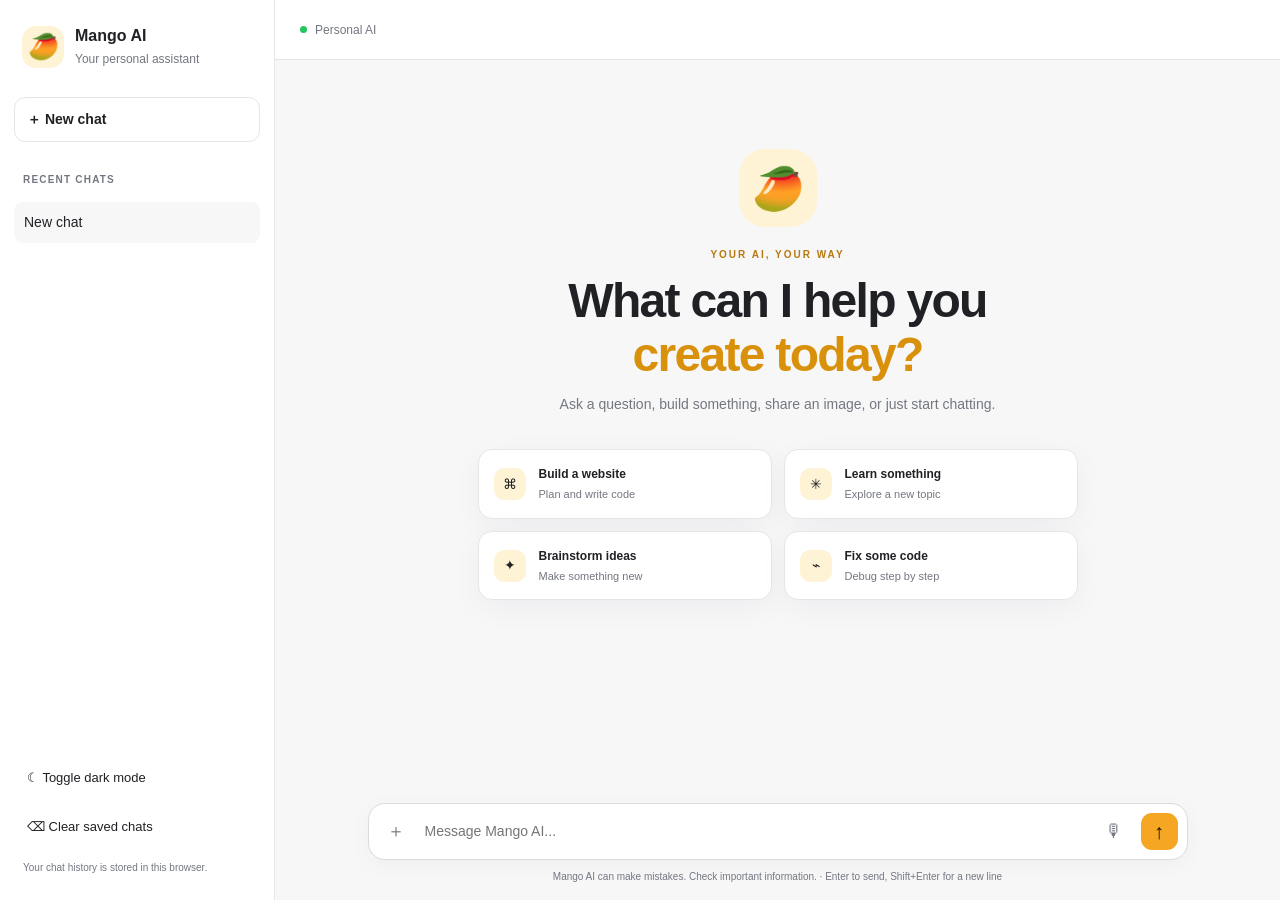
<file: index.html>
<!doctype html>
<html lang="en">
<head>
<meta charset="utf-8">
<meta name="viewport" content="width=device-width,initial-scale=1">
<meta name="theme-color" content="#f5a623">
<title>Mango AI — Your personal assistant</title>
<style>
:root{color-scheme:light;--bg:#f7f7f8;--panel:#fff;--text:#202124;--muted:#747781;--line:#e5e6e9;--accent:#f5a623;--soft:#fff3d6;--shadow:0 8px 30px #2021240b}
*{box-sizing:border-box}body{margin:0;background:var(--bg);color:var(--text);font:14px/1.5 Inter,-apple-system,BlinkMacSystemFont,"Segoe UI",sans-serif}button,textarea{font:inherit}button{cursor:pointer}button:focus-visible,textarea:focus-visible{outline:3px solid #f5a62366;outline-offset:2px}.app{height:100dvh;display:flex;overflow:hidden}.sidebar{width:275px;flex-shrink:0;background:var(--panel);border-right:1px solid var(--line);padding:18px 14px;display:flex;flex-direction:column;gap:10px}.brand{display:flex;align-items:center;gap:11px;padding:6px 8px 18px}.logo{width:42px;height:42px;display:grid;place-items:center;border-radius:14px;background:var(--soft);font-size:25px}.brand strong{display:block;font-size:16px}.brand small{color:var(--muted);font-size:12px}.new-chat,.side-action{width:100%;text-align:left;border:1px solid var(--line);background:var(--panel);color:var(--text);border-radius:11px;padding:11px 12px}.new-chat{font-weight:650}.new-chat:hover,.side-action:hover,.suggestion:hover{border-color:#efb94f}.side-label{font-size:10px;letter-spacing:1.2px;font-weight:800;color:var(--muted);padding:20px 9px 5px}.chat-list{overflow:auto;flex:1}.chat-item{display:block;width:100%;padding:10px;border:0;border-radius:9px;background:transparent;color:var(--text);text-align:left;white-space:nowrap;overflow:hidden;text-overflow:ellipsis}.chat-item.active,.chat-item:hover{background:var(--bg)}.sidebar-bottom{display:grid;gap:5px}.side-action{border-color:transparent;background:transparent;font-size:13px}.privacy-note{font-size:10px;color:var(--muted);padding:7px 9px}.main{flex:1;min-width:0;display:flex;flex-direction:column}.topbar{height:60px;border-bottom:1px solid var(--line);background:var(--panel);display:flex;align-items:center;justify-content:space-between;padding:0 25px}.mobile-menu,.mobile-brand{display:none}.top-status{font-size:12px;color:var(--muted);display:flex;gap:8px;align-items:center}.status-dot{width:7px;height:7px;background:#22c55e;border-radius:50%}.conversation{flex:1;overflow:auto;padding:26px 20px}.welcome{max-width:720px;margin:7vh auto 0;text-align:center}.welcome-mark{font-size:42px;width:78px;height:78px;border-radius:26px;background:var(--soft);display:grid;place-items:center;margin:0 auto 20px}.eyebrow{font-size:10px;letter-spacing:2px;font-weight:800;color:#b77910}.welcome h1{font-size:clamp(30px,4vw,48px);line-height:1.13;letter-spacing:-1.7px;margin:12px 0}.welcome h1 span{color:#d9900a}.welcome-copy{color:var(--muted);font-size:14px;max-width:460px;margin:0 auto}.suggestions{display:grid;grid-template-columns:repeat(2,minmax(0,1fr));gap:12px;margin:34px auto 0;max-width:600px;text-align:left}.suggestion{display:grid;grid-template-columns:35px 1fr;grid-template-rows:auto auto;gap:3px 10px;align-items:center;text-align:left;padding:15px;border:1px solid var(--line);border-radius:14px;background:var(--panel);color:var(--text);box-shadow:var(--shadow)}.suggestion>span{grid-row:span 2;width:32px;height:32px;display:grid;place-items:center;border-radius:10px;background:var(--soft)}.suggestion b{font-size:12px}.suggestion small{font-size:11px;color:var(--muted)}.messages{max-width:820px;margin:0 auto;display:grid;gap:23px}.message{display:flex;gap:12px;align-items:flex-start;line-height:1.7;font-size:14px}.avatar{width:32px;height:32px;flex-shrink:0;border-radius:11px;background:var(--soft);display:grid;place-items:center}.message.user .avatar{background:#e8edf6}.message-body{min-width:0;flex:1;padding-top:3px;overflow-wrap:anywhere}.message-role{font-size:11px;color:var(--muted);font-weight:750;margin-bottom:5px}.message-body p{margin:0 0 10px}.message-body pre{background:#171923;color:#f6f6f7;padding:14px;border-radius:10px;overflow:auto;font-size:12px}.message-body code{font-family:ui-monospace,SFMono-Regular,Menlo,monospace}.message-body :not(pre)>code{background:var(--bg);padding:2px 5px;border-radius:5px}.message-body img{max-width:min(100%,440px);max-height:280px;object-fit:contain;border-radius:12px;display:block;margin-bottom:8px}.typing{color:var(--muted)}.composer-area{padding:12px 20px 16px;background:var(--bg)}.image-preview{max-width:820px;margin:0 auto 8px}.image-preview img{max-height:100px;max-width:150px;border-radius:10px;border:1px solid var(--line)}.remove-image{margin-left:8px;border:0;border-radius:8px;padding:6px 9px;background:var(--panel);color:var(--text)}.composer{max-width:820px;margin:0 auto;display:flex;align-items:flex-end;gap:8px;border:1px solid #d9dbe0;border-radius:17px;padding:9px;background:var(--panel);box-shadow:0 5px 22px #00000009}.composer:focus-within{border-color:#e9b84c;box-shadow:0 0 0 3px #f59e0b18}.composer textarea{flex:1;resize:none;border:0;outline:0;background:transparent;color:var(--text);max-height:180px;min-height:36px;padding:8px 2px;line-height:1.5;font-size:14px}.tool-btn,.send-btn{border:0;width:37px;height:37px;flex-shrink:0;border-radius:11px;display:grid;place-items:center}.tool-btn{background:transparent;color:var(--muted);font-size:18px}.tool-btn:hover{background:var(--bg)}.send-btn{background:var(--accent);color:#241500;font-size:21px;font-weight:800}.send-btn:disabled{opacity:.5;cursor:wait}.composer-hint{text-align:center;color:var(--muted);font-size:10px;margin-top:9px}.error{color:#b42318;background:#fff0ee;padding:10px 12px;border-radius:8px;font-size:13px}.hidden{display:none!important}body.dark{color-scheme:dark;--bg:#17181c;--panel:#202126;--text:#f2f2f3;--muted:#a4a5ad;--line:#34353b;--soft:#44361a;--shadow:0 8px 28px #00000020}body.dark .composer{border-color:#414249}body.dark .message.user .avatar{background:#303a4d}body.dark .error{background:#421f1c;color:#ffb4aa}
@media(max-width:700px){.sidebar{position:absolute;z-index:5;left:0;top:0;bottom:0;width:275px;transform:translateX(-102%);transition:transform .2s;box-shadow:var(--shadow)}.sidebar.open{transform:translateX(0)}.topbar{height:54px;padding:0 14px}.mobile-menu{display:block;border:0;background:transparent;color:var(--text);font-size:20px}.mobile-brand{display:block;font-weight:750;margin-right:auto;margin-left:12px}.top-status{font-size:11px}.conversation{padding:18px 14px}.welcome{margin-top:5vh}.welcome h1{letter-spacing:-1px}.suggestions{gap:8px;margin-top:25px}.suggestion{padding:11px;grid-template-columns:28px 1fr;gap:4px 7px}.suggestion>span{width:27px;height:27px}.suggestion b{font-size:11px}.suggestion small{font-size:10px}.composer-area{padding:8px 10px 12px}.composer{gap:4px;padding:6px}.tool-btn,.send-btn{width:33px;height:34px}.composer textarea{font-size:13px}.message{gap:9px;font-size:13px}.avatar{width:28px;height:28px}.welcome-copy{font-size:13px}}
</style>
</head>
<body>
<div class="app">
<aside class="sidebar" id="sidebar">
  <div class="brand"><div class="logo">🥭</div><div><strong>Mango AI</strong><small>Your personal assistant</small></div></div>
  <button class="new-chat" id="newChat">＋ New chat</button>
  <div class="side-label">RECENT CHATS</div><div id="chatList" class="chat-list"></div>
  <div class="sidebar-bottom"><button class="side-action" id="themeToggle">☾ Toggle dark mode</button><button class="side-action" id="clearMemory">⌫ Clear saved chats</button><div class="privacy-note">Your chat history is stored in this browser.</div></div>
</aside>
<main class="main">
<header class="topbar"><button class="mobile-menu" id="menuBtn" aria-label="Open menu">☰</button><div class="mobile-brand">🥭 Mango AI</div><div class="top-status"><span class="status-dot"></span> Personal AI</div></header>
<section id="conversation" class="conversation">
  <div id="welcome" class="welcome"><div class="welcome-mark">🥭</div><div class="eyebrow">YOUR AI, YOUR WAY</div><h1>What can I help you<br><span>create today?</span></h1><p class="welcome-copy">Ask a question, build something, share an image, or just start chatting.</p>
  <div class="suggestions"><button class="suggestion" data-prompt="Help me plan and build a website."><span>⌘</span><b>Build a website</b><small>Plan and write code</small></button><button class="suggestion" data-prompt="Teach me something interesting in a simple way."><span>✳</span><b>Learn something</b><small>Explore a new topic</small></button><button class="suggestion" data-prompt="Help me brainstorm creative ideas."><span>✦</span><b>Brainstorm ideas</b><small>Make something new</small></button><button class="suggestion" data-prompt="Help me debug this code step by step."><span>⌁</span><b>Fix some code</b><small>Debug step by step</small></button></div></div>
  <div id="messages" class="messages"></div>
</section>
<div class="composer-area"><div id="imagePreview" class="image-preview hidden"></div><form id="chatForm" class="composer"><button type="button" id="attachBtn" class="tool-btn" title="Attach image" aria-label="Attach image">＋</button><input id="imageInput" type="file" accept="image/png,image/jpeg,image/webp,image/gif" hidden><textarea id="prompt" rows="1" placeholder="Message Mango AI..." aria-label="Message Mango AI"></textarea><button type="button" id="voiceBtn" class="tool-btn" title="Voice input" aria-label="Voice input">🎙</button><button type="submit" id="sendBtn" class="send-btn" aria-label="Send message">↑</button></form><div class="composer-hint">Mango AI can make mistakes. Check important information. · Enter to send, Shift+Enter for a new line</div></div>
</main></div>
<script>
/* IMPORTANT: paste your actual Render backend URL between the quotes below. */
const API_BASE = "https://mango-ai-server.onrender.com".replace(/\/$/,"");
const $ = id => document.getElementById(id);
const STORAGE_KEY="mango-ai-chats-v1", THEME_KEY="mango-ai-dark";
let chats=loadChats(), activeId=chats[0]?.id||makeChat(), pendingImage=null, busy=false;
function loadChats(){try{const v=JSON.parse(localStorage.getItem(STORAGE_KEY)||"[]");return Array.isArray(v)?v:[]}catch{return []}}
function saveChats(){try{localStorage.setItem(STORAGE_KEY,JSON.stringify(chats.slice(0,40).map(c=>({...c,messages:c.messages.map(({image,...m})=>m)}))))}catch{}}
function makeChat(){const c={id:crypto.randomUUID?crypto.randomUUID():String(Date.now()),title:"New chat",messages:[]};chats.unshift(c);saveChats();return c.id}
function currentChat(){return chats.find(c=>c.id===activeId)}
function escapeHtml(s){return String(s).replace(/[&<>"']/g,c=>({"&":"&amp;","<":"&lt;",">":"&gt;",'"':"&quot;","'":"&#39;"}[c]))}
function renderMarkdown(t){let s=escapeHtml(t),blocks=[];s=s.replace(/```([a-zA-Z0-9_-]*)\n([\s\S]*?)```/g,(_,l,c)=>{let k="@@CODE"+blocks.length+"@@";blocks.push("<pre><code>"+c.trimEnd()+"</code></pre>");return k});s=s.replace(/`([^`\n]+)`/g,"<code>$1</code>").replace(/\*\*([^*]+)\*\*/g,"<strong>$1</strong>").replace(/\*([^*\n]+)\*/g,"<em>$1</em>").replace(/\[([^\]]+)\]\((https?:\/\/[^ )]+)\)/g,'<a href="$2" target="_blank" rel="noopener noreferrer">$1</a>');s=s.split(/\n{2,}/).map(p=>"<p>"+p.replace(/\n/g,"<br>")+"</p>").join("");return s.replace(/@@CODE(\d+)@@/g,(_,n)=>blocks[+n]||"")}
function renderChats(){$("chatList").innerHTML=chats.map(c=>`<button class="chat-item ${c.id===activeId?"active":""}" data-id="${escapeHtml(c.id)}">${escapeHtml(c.title||"New chat")}</button>`).join("")}
function renderMessages(){const c=currentChat();$("welcome").classList.toggle("hidden",!!c?.messages.length);$("messages").innerHTML=(c?.messages||[]).map(m=>`<article class="message ${m.role==="user"?"user":"assistant"}"><div class="avatar">${m.role==="user"?"◉":"🥭"}</div><div class="message-body"><div class="message-role">${m.role==="user"?"You":"Mango AI"}</div>${m.image?`<img src="${m.image}" alt="Uploaded image">`:""}${renderMarkdown(m.content)}</div></article>`).join("");$("conversation").scrollTop=$("conversation").scrollHeight}
function setTheme(d){document.body.classList.toggle("dark",d);try{localStorage.setItem(THEME_KEY,d?"1":"0")}catch{}$("themeToggle").textContent=d?"☀ Toggle light mode":"☾ Toggle dark mode"}
function clearImage(){pendingImage=null;$("imageInput").value="";$("imagePreview").classList.add("hidden");$("imagePreview").innerHTML=""}
function setImage(file){if(!file)return;if(!["image/png","image/jpeg","image/webp","image/gif"].includes(file.type))return alert("Choose a PNG, JPEG, WEBP, or GIF image.");if(file.size>4*1024*1024)return alert("Choose an image under 4 MB.");const r=new FileReader();r.onload=()=>{pendingImage={dataUrl:r.result,name:file.name};$("imagePreview").classList.remove("hidden");$("imagePreview").innerHTML=`<img src="${r.result}" alt="Image to send"><button type="button" class="remove-image" id="removeImage">Remove image ×</button>`;$("removeImage").onclick=clearImage};r.readAsDataURL(file)}
async function sendMessage(text){if(busy)return;const content=text.trim();if(!content&&!pendingImage)return;const chat=currentChat(),img=pendingImage?.dataUrl||null;chat.messages.push({role:"user",content:content||(img?"Please describe this image.":"") ,...(img?{image:img}:{})});if(chat.title==="New chat")chat.title=content.slice(0,34)||"Image question";saveChats();renderChats();renderMessages();$("prompt").value="";$("prompt").style.height="auto";clearImage();busy=true;$("sendBtn").disabled=true;const typing=document.createElement("article");typing.className="message";typing.innerHTML='<div class="avatar">🥭</div><div class="message-body"><div class="message-role">Mango AI</div><div class="typing">Thinking…</div></div>';$("messages").appendChild(typing);$("conversation").scrollTop=$("conversation").scrollHeight;
try{if(API_BASE.includes("YOUR-RENDER-SERVICE"))throw new Error("Set API_BASE in index.html to your real Render backend URL before chatting.");const payload=chat.messages.filter(m=>!m.error).map(m=>({role:m.role,content:m.content}));const res=await fetch(API_BASE+"/api/chat",{method:"POST",headers:{"Content-Type":"application/json"},body:JSON.stringify({messages:payload,...(img?{image:{dataUrl:img}}:{})})});let data={};try{data=await res.json()}catch{}if(!res.ok)throw new Error(data.error||`Server error (${res.status})`);typing.remove();chat.messages.push({role:"assistant",content:data.reply||"I couldn't create a response."});saveChats();renderMessages()}catch(e){typing.remove();chat.messages.push({role:"assistant",content:"**Sorry, something went wrong.**\n\n"+e.message,error:true});saveChats();renderMessages()}finally{busy=false;$("sendBtn").disabled=false;$("prompt").focus()}}
$("chatForm").addEventListener("submit",e=>{e.preventDefault();sendMessage($("prompt").value)});$("prompt").addEventListener("input",()=>{$("prompt").style.height="auto";$("prompt").style.height=Math.min($("prompt").scrollHeight,180)+"px"});$("prompt").addEventListener("keydown",e=>{if(e.key==="Enter"&&!e.shiftKey){e.preventDefault();$("chatForm").requestSubmit()}});
$("newChat").onclick=()=>{activeId=makeChat();renderChats();renderMessages();$("prompt").focus();$("sidebar").classList.remove("open")};$("chatList").onclick=e=>{const b=e.target.closest("[data-id]");if(b){activeId=b.dataset.id;renderChats();renderMessages();$("sidebar").classList.remove("open")}};
$("themeToggle").onclick=()=>setTheme(!document.body.classList.contains("dark"));$("clearMemory").onclick=()=>{if(confirm("Delete all Mango AI chats saved in this browser?")){chats=[];activeId=makeChat();renderChats();renderMessages()}};$("attachBtn").onclick=()=>$("imageInput").click();$("imageInput").onchange=e=>setImage(e.target.files[0]);$("menuBtn").onclick=()=>$("sidebar").classList.toggle("open");document.querySelectorAll(".suggestion").forEach(b=>b.onclick=()=>sendMessage(b.dataset.prompt));
const SR=window.SpeechRecognition||window.webkitSpeechRecognition;$("voiceBtn").onclick=()=>{if(!SR)return alert("Voice input is not supported here. Try Chrome and allow microphone access.");const r=new SR();r.lang=navigator.language||"en-US";r.onresult=e=>{$("prompt").value=($("prompt").value+" "+e.results[0][0].transcript).trim();$("prompt").dispatchEvent(new Event("input"))};r.onerror=()=>alert("Voice input failed. Check microphone permission.");r.start()};
$("messages").addEventListener("dblclick",e=>{const a=e.target.closest(".message.assistant");if(a&&"speechSynthesis"in window){speechSynthesis.cancel();speechSynthesis.speak(new SpeechSynthesisUtterance(a.querySelector(".message-body").innerText))}});
setTheme(localStorage.getItem(THEME_KEY)==="1");if(!chats.length)activeId=makeChat();renderChats();renderMessages();
</script>
</body>
</html>
</file>
